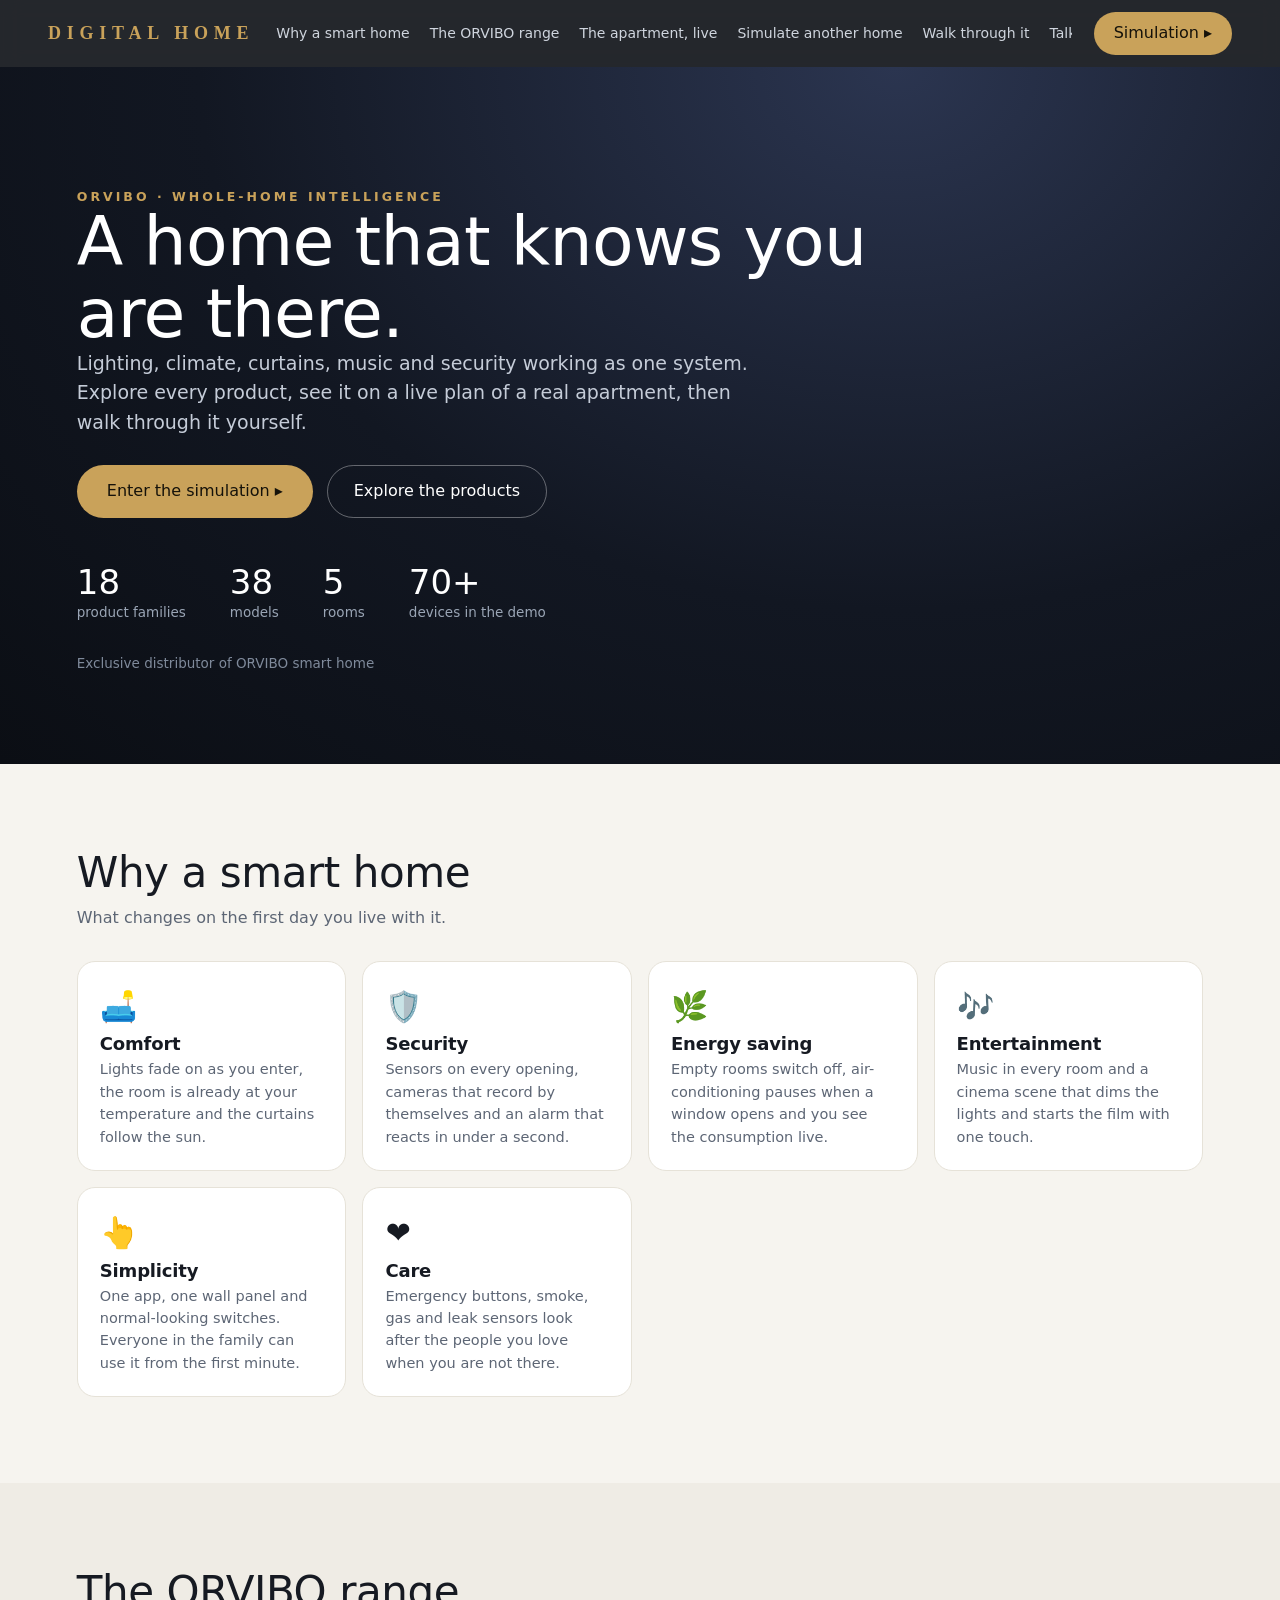
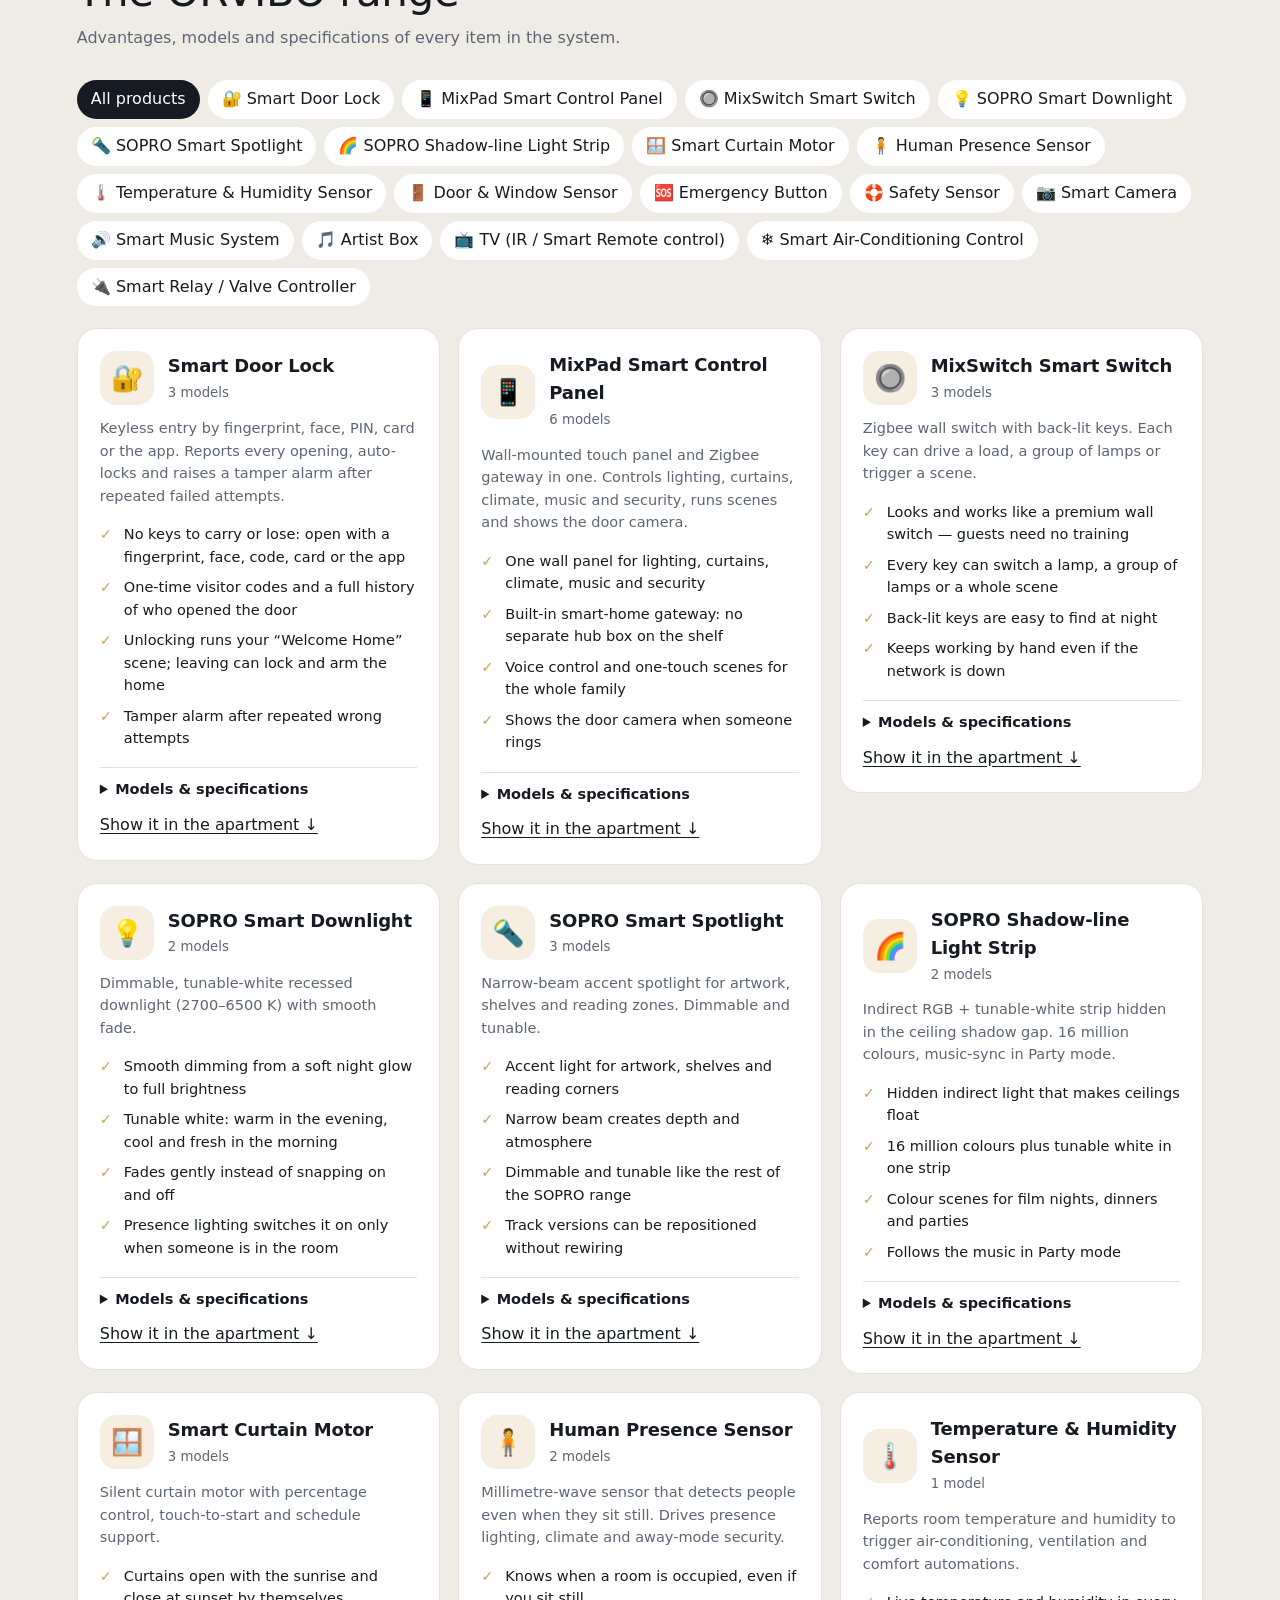
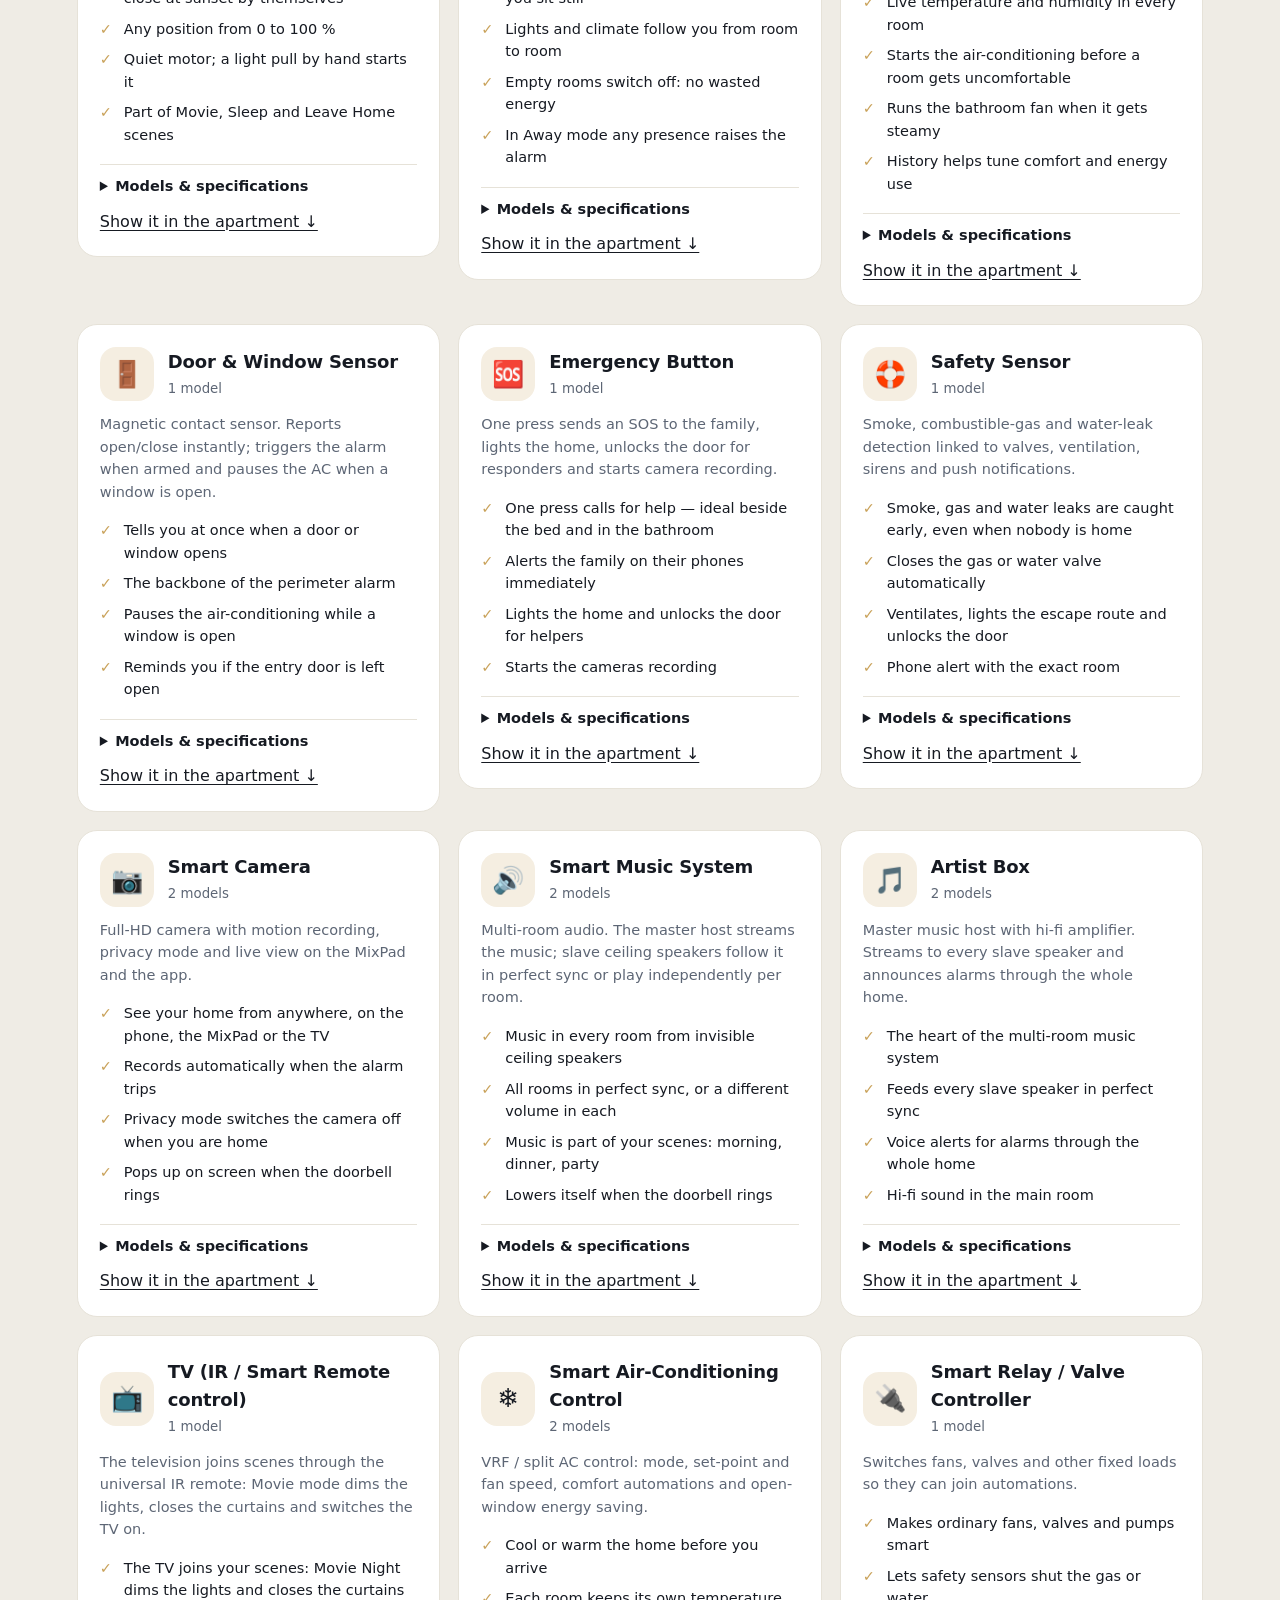
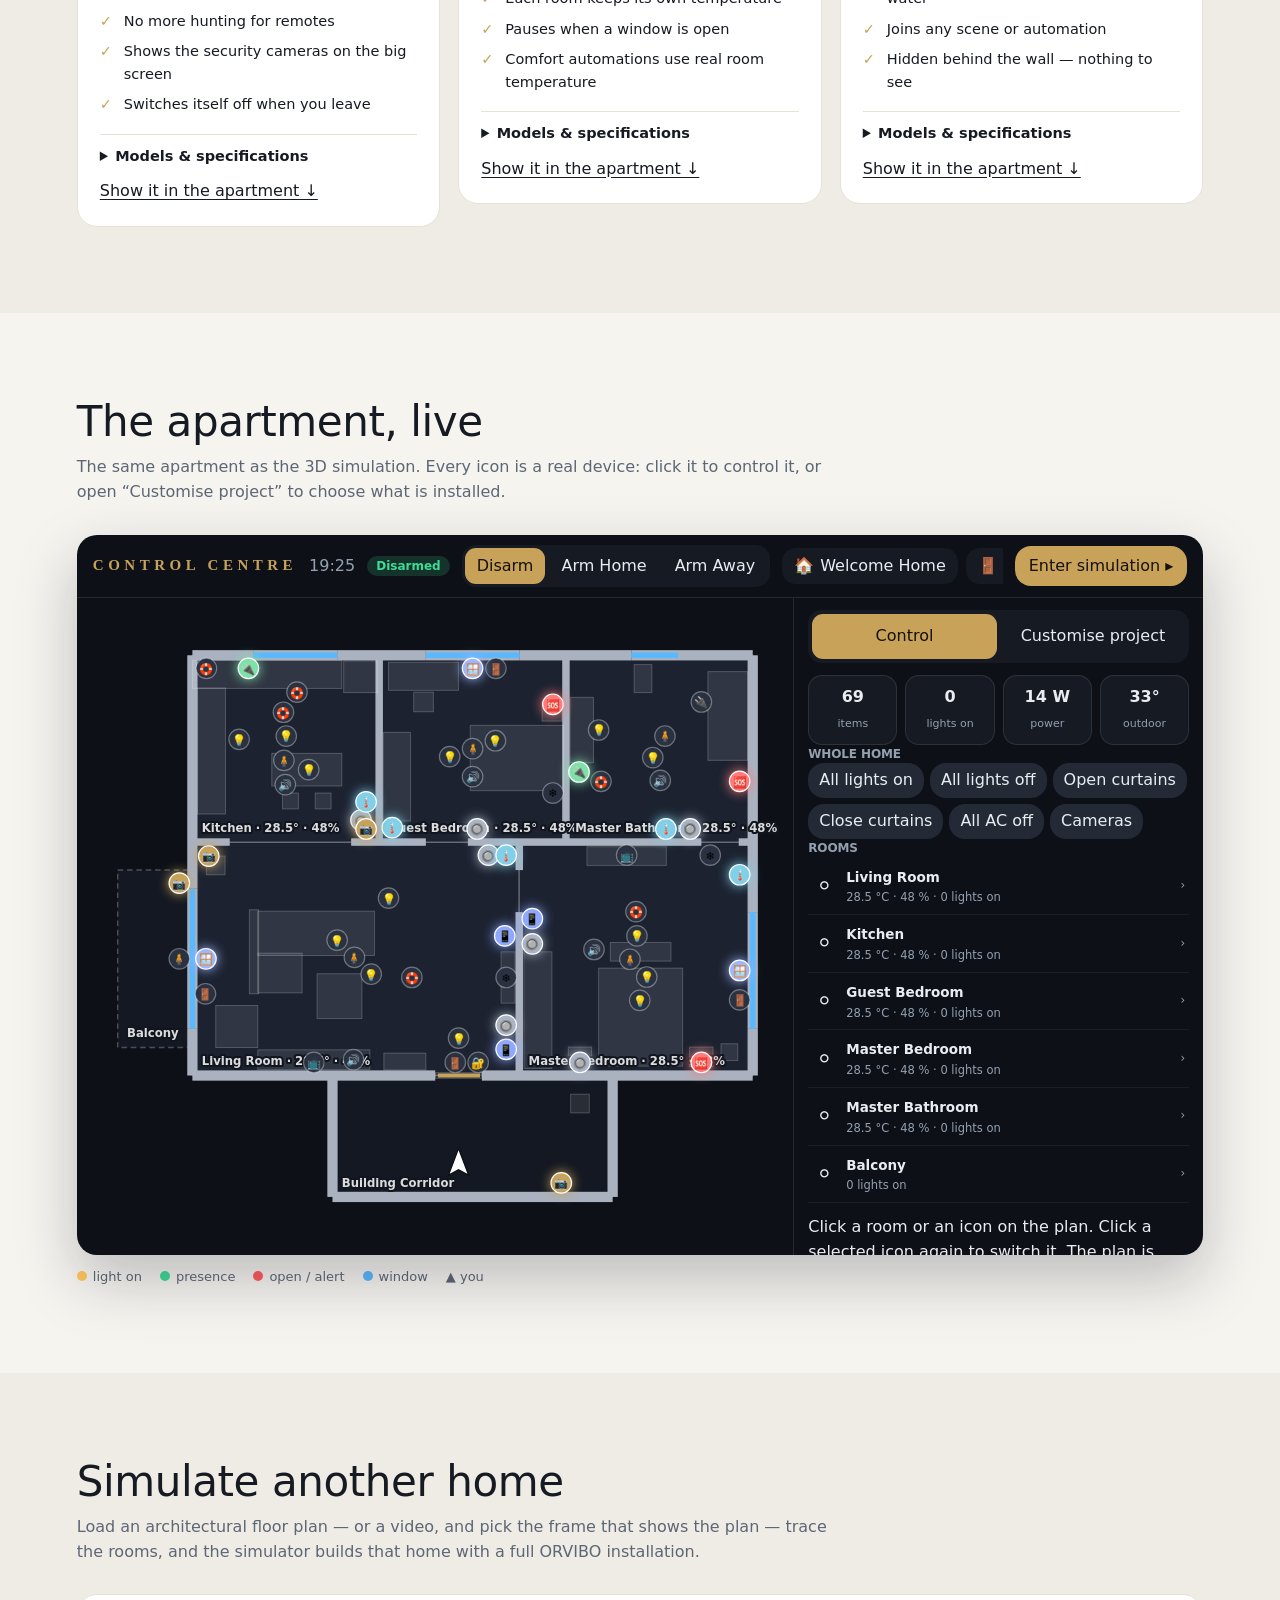
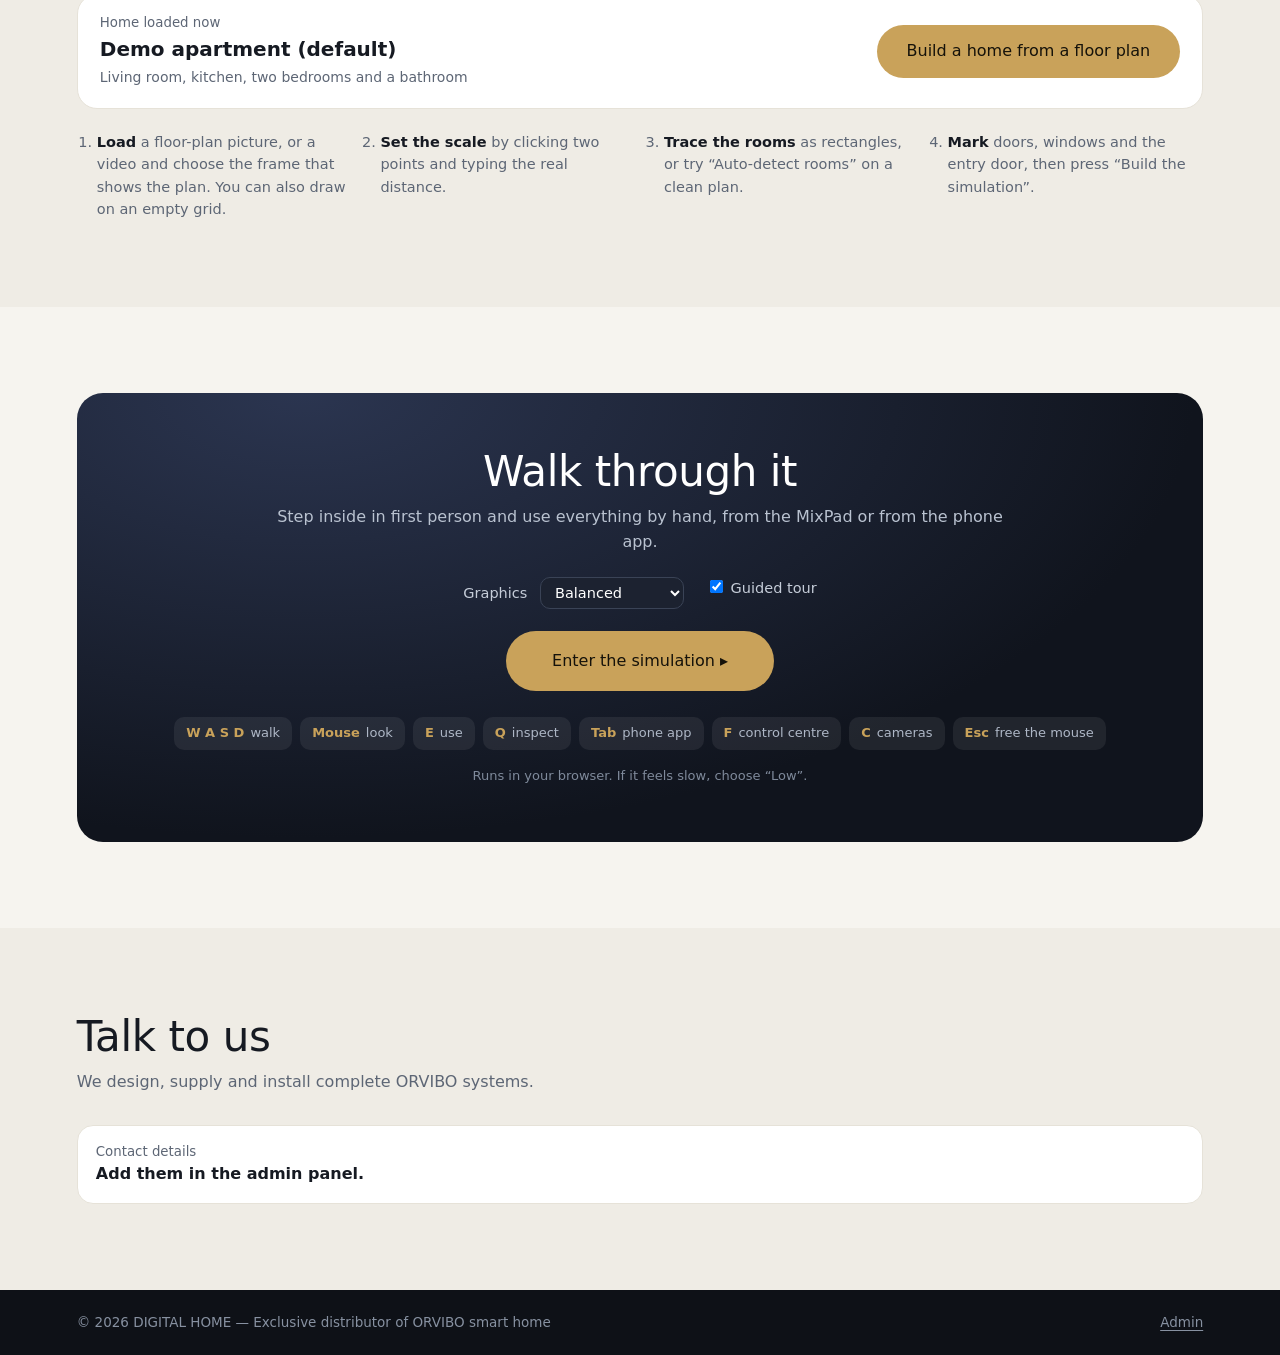
<file: index.html>
<!doctype html>
<html lang="en">
<head>
<meta charset="utf-8">
<meta name="viewport" content="width=device-width, initial-scale=1, viewport-fit=cover">
<meta name="theme-color" content="#0e1117">
<meta name="mobile-web-app-capable" content="yes">
<meta name="apple-mobile-web-app-capable" content="yes">
<title>Digital Home · ORVIBO Smart Home</title>
<meta name="description" content="Digital Home — exclusive ORVIBO distributor. Explore the products, see every device on a live plan of a smart apartment and walk through it in a 3D simulation.">
<link rel="icon" href="favicon.png">
<link rel="stylesheet" href="css/style.css">
<link rel="stylesheet" href="css/site.css">
<script type="importmap">
{ "imports": { "three": "./vendor/three.module.js", "three/addons/": "./vendor/addons/", "three/examples/jsm/": "./vendor/addons/", "three-mesh-bvh": "./vendor/three-mesh-bvh.module.js", "three-gpu-pathtracer": "./vendor/three-gpu-pathtracer.module.js" } }
</script>
</head>
<body>
<!-- ============ website (rendered by js/site.js from the editable configuration) ============ -->
<div id="site"></div>
<div id="admin" class="hidden"></div>
<div id="builder" class="hidden"></div>

<!-- ============ live 2D diagram / Control Centre (shared by the website and the simulator) ============ -->
<div id="plan" class="hidden"><div id="plan-top"></div><div id="plan-main"><div id="plan-map"><div class="plan-wait">Preparing the apartment…</div></div><div id="plan-side"></div></div></div>

<!-- ============ 3D simulator ============ -->
<div id="sim" class="hidden">
  <canvas id="c"></canvas>
  <div id="sim-loading" class="hidden"><div><b>Preparing the 3D apartment…</b><span>This takes a few seconds the first time.</span></div></div>
  <div id="hud" class="hidden">
    <div id="status"></div>
    <button id="exit-sim" title="Back to the website">⌂ Exit simulation</button>
    <div id="crosshair"></div>
    <div id="prompt"></div>
    <div id="quests"></div>
    <canvas id="minimap" width="250" height="215"></canvas>
    <div id="keys"><b>WASD</b> move · <b>Shift</b> run · <b>E</b> use · <b>Q</b> inspect / choose model · <b>Tab</b> phone app · <b>F</b> control centre · <b>C</b> cameras · <b>P</b> ray-traced photo · <b>X</b> disarm · <b>H</b> help · <b>Esc</b> free the mouse</div>
    <div id="alarm" class="hidden"></div>
    <div id="pip" class="hidden"><div id="pip-label"></div><div id="pip-btns"></div></div>
    <div id="touch">
      <div id="stick"><div id="knob"></div></div>
      <button data-t="use">USE</button><button data-t="info">INFO</button><button data-t="app">APP</button><button data-t="cam">CAM</button><button data-t="map">MAP</button>
    </div>
  </div>
  <div id="cctv" class="hidden">
    <div id="cctv-bar"><span>● LIVE · ORVIBO Smart Cameras</span><button id="cctv-close">Close (C)</button></div>
  </div>
  <div id="device" class="hidden"><div id="frame"><div id="notch"></div><div id="app"></div><div id="tabs"></div></div><button id="device-close">Close (Tab)</button></div>
  <div id="lockui" class="hidden"></div>
  <div id="inspect" class="hidden"></div>
  <div id="help" class="hidden"></div>
  <div id="photo" class="hidden"><b>RAY-TRACED PHOTO MODE</b><span id="photo-s">Preparing…</span><small>Path tracing with global illumination, soft shadows and true reflections. The image refines the longer you wait. Press P or Esc to return.</small></div>
</div>
<div id="toasts"></div>
<script type="module" src="js/site.js"></script>
</body>
</html>
</file>
<file: css/style.css>
:root { --gold: #c9a25a; --bg: #0d1117; --panel: rgba(16, 20, 28, .82); --line: rgba(255, 255, 255, .1); --txt: #e9edf2; --mut: #94a0b0; --ok: #3ddc97; --warn: #ffb347; --bad: #ff4d4d; --blue: #4aa8ff; }
* { box-sizing: border-box; -webkit-tap-highlight-color: transparent; }
html, body { margin: 0; }
body { font: 14px/1.4 system-ui, -apple-system, "Segoe UI", Roboto, Arial, sans-serif; }
html.in-sim, html.in-sim body { height: 100%; overflow: hidden; background: #05070c; }
#sim, #plan, #toasts { color: var(--txt); user-select: none; }
#sim { position: fixed; inset: 0; z-index: 100; background: #05070c; }
canvas#c { position: fixed; inset: 0; width: 100%; height: 100%; display: block; }
.hidden { display: none !important; }
button { font: inherit; color: inherit; cursor: pointer; border: 0; }

/* ---------- start ---------- */
#start { position: fixed; inset: 0; display: grid; place-items: center; background: radial-gradient(ellipse at 50% 30%, rgba(30, 40, 60, .55), rgba(4, 6, 10, .93)); z-index: 50; padding: 16px; }
.start-card { max-width: 620px; padding: 34px 38px; background: var(--panel); border: 1px solid var(--line); border-radius: 22px; backdrop-filter: blur(14px); text-align: center; box-shadow: 0 30px 80px rgba(0, 0, 0, .6); }
.brand { letter-spacing: .42em; color: var(--gold); font: 600 22px Georgia, serif; }
.start-card .sub { color: var(--mut); margin-top: 4px; }
.start-card h1 { font: 300 40px/1.1 system-ui; margin: 18px 0 10px; }
.start-card p { color: #c5ccd6; margin: 0 0 18px; }
.grid { display: grid; grid-template-columns: repeat(3, 1fr); gap: 8px; margin-bottom: 22px; }
.grid div { background: rgba(255, 255, 255, .05); border-radius: 10px; padding: 8px; }
.grid b { display: block; color: var(--gold); } .grid span { color: var(--mut); font-size: 12px; }
#enter { background: var(--gold); color: #15120a; font-weight: 700; font-size: 17px; padding: 14px 44px; border-radius: 40px; transition: .2s; }
#enter:disabled { opacity: .5; } #enter:not(:disabled):hover { transform: scale(1.04); filter: brightness(1.1); }
.chk { display: block; margin-top: 14px; color: var(--mut); } .fine { margin-top: 10px; font-size: 12px; color: #6f7a88; }

/* ---------- HUD ---------- */
#hud { position: fixed; inset: 0; pointer-events: none; z-index: 10; }
#status { position: absolute; left: 16px; top: 14px; background: var(--panel); border: 1px solid var(--line); border-radius: 14px; padding: 10px 14px; backdrop-filter: blur(8px); min-width: 230px; }
#status .room { font-size: 17px; font-weight: 600; } #status .row { color: var(--mut); font-size: 13px; margin-top: 2px; }
.chip { display: inline-block; padding: 1px 9px; border-radius: 20px; font-size: 12px; font-weight: 600; background: rgba(255, 255, 255, .1); }
.chip.ok { background: rgba(61, 220, 151, .16); color: var(--ok); } .chip.warn { background: rgba(255, 179, 71, .16); color: var(--warn); } .chip.bad { background: rgba(255, 77, 77, .2); color: var(--bad); }
#crosshair { position: absolute; left: 50%; top: 50%; width: 6px; height: 6px; margin: -3px; border-radius: 50%; background: rgba(255, 255, 255, .75); box-shadow: 0 0 0 1px rgba(0, 0, 0, .5); transition: .12s; }
#crosshair.hot { width: 18px; height: 18px; margin: -9px; background: transparent; border: 2px solid var(--gold); }
#prompt { position: absolute; left: 50%; top: calc(50% + 34px); transform: translateX(-50%); background: var(--panel); border: 1px solid var(--line); padding: 7px 14px; border-radius: 10px; white-space: nowrap; opacity: 0; transition: opacity .12s; }
#prompt.on { opacity: 1; } #prompt b { color: var(--gold); margin-right: 6px; } #prompt i { color: var(--mut); font-style: normal; margin-left: 10px; font-size: 12px; }
#keys { position: absolute; left: 50%; bottom: 12px; transform: translateX(-50%); color: #aab3c0; font-size: 12px; background: rgba(8, 10, 14, .55); padding: 5px 14px; border-radius: 20px; white-space: nowrap; }
#keys b { color: #fff; }
#minimap { position: absolute; left: 16px; bottom: 14px; border-radius: 14px; background: var(--panel); border: 1px solid var(--line); }
#quests { position: absolute; right: 16px; bottom: 14px; width: 250px; background: var(--panel); border: 1px solid var(--line); border-radius: 14px; padding: 12px 14px; }
#quests h4 { margin: 0 0 6px; color: var(--gold); font-size: 12px; letter-spacing: .12em; } #quests .q { font-size: 13px; padding: 3px 0; color: #cfd6df; } #quests .q.done { color: #5d6875; text-decoration: line-through; }
#quests .q::before { content: "○ "; color: var(--gold); } #quests .q.done::before { content: "✓ "; color: var(--ok); }
#toasts { position: fixed; z-index: 140; pointer-events: none; right: 16px; top: 14px; width: 320px; display: flex; flex-direction: column; gap: 8px; }
body.haspip #toasts { top: 250px; }
.toast { background: var(--panel); border: 1px solid var(--line); border-left: 4px solid var(--blue); border-radius: 12px; padding: 9px 12px; backdrop-filter: blur(8px); animation: tin .25s; }
.toast.ok { border-left-color: var(--ok); } .toast.warn { border-left-color: var(--warn); } .toast.alarm { border-left-color: var(--bad); background: rgba(70, 10, 10, .85); }
.toast b { display: block; } .toast span { color: #b8c1cd; font-size: 12.5px; }
@keyframes tin { from { transform: translateX(30px); opacity: 0; } }
#alarm { position: absolute; left: 50%; top: 14px; transform: translateX(-50%); background: rgba(190, 20, 20, .92); padding: 10px 26px; border-radius: 12px; text-align: center; animation: pulse .7s infinite alternate; pointer-events: auto; }
#alarm b { font-size: 18px; letter-spacing: .06em; } #alarm small { display: block; opacity: .9; }
#alarm button { margin-top: 6px; background: #fff; color: #a01010; font-weight: 700; padding: 5px 16px; border-radius: 20px; }
@keyframes pulse { to { box-shadow: 0 0 0 9999px rgba(255, 0, 0, .08), 0 0 40px rgba(255, 40, 40, .9); } }
#pip { position: absolute; right: 16px; top: 14px; width: 384px; height: 216px; border: 2px solid var(--gold); border-radius: 6px; pointer-events: auto; }
#pip-label { position: absolute; left: 8px; top: 6px; font: 600 12px monospace; text-shadow: 0 1px 2px #000; }
#pip-btns { position: absolute; left: 0; right: 0; bottom: 6px; display: flex; gap: 6px; justify-content: center; }
#pip-btns button { background: rgba(10, 12, 16, .8); border: 1px solid var(--line); padding: 4px 12px; border-radius: 16px; font-size: 12px; } #pip-btns button.pri { background: var(--gold); color: #15120a; font-weight: 700; }
#touch { display: none; }
body.touch #touch { display: block; } body.touch #keys { display: none; }
#stick { position: absolute; left: 24px; bottom: 240px; width: 120px; height: 120px; border-radius: 50%; background: rgba(255, 255, 255, .08); border: 1px solid var(--line); pointer-events: auto; }
#knob { position: absolute; left: 35px; top: 35px; width: 50px; height: 50px; border-radius: 50%; background: rgba(255, 255, 255, .3); }
#touch button { position: absolute; right: 20px; width: 64px; height: 64px; border-radius: 50%; background: rgba(201, 162, 90, .85); color: #15120a; font-weight: 700; pointer-events: auto; }
#touch button[data-t=use] { bottom: 30px; right: 100px; width: 78px; height: 78px; } #touch button[data-t=info] { bottom: 30px; } #touch button[data-t=app] { bottom: 110px; } #touch button[data-t=cam] { bottom: 120px; right: 100px; }

/* ---------- CCTV ---------- */
#cctv { position: fixed; inset: 0; z-index: 20; display: grid; grid-template-columns: 1fr 1fr; grid-template-rows: 1fr 1fr; }
#cctv.single { grid-template-columns: 1fr; grid-template-rows: 1fr; } #cctv.single .cam:not(.sel) { display: none; }
#cctv .cam { border: 1px solid #000; position: relative; cursor: pointer; font: 600 14px monospace; text-shadow: 0 1px 3px #000; padding: 10px 14px; background: repeating-linear-gradient(0deg, transparent 0 3px, rgba(0, 0, 0, .05) 3px 4px); }
#cctv .cam .rec { color: var(--bad); margin-left: 10px; animation: blink 1s steps(2) infinite; } #cctv .cam .ts { position: absolute; right: 14px; bottom: 40px; }
#cctv .cam.off { background: #101216; display: grid; place-items: center; color: var(--mut); }
@keyframes blink { 50% { opacity: 0; } }
#cctv-bar { position: absolute; left: 0; right: 0; bottom: 0; height: 34px; background: rgba(5, 7, 10, .85); display: flex; justify-content: space-between; align-items: center; padding: 0 14px; color: var(--ok); font: 12px monospace; }
#cctv-bar button { background: var(--gold); color: #15120a; border-radius: 14px; padding: 3px 14px; font-weight: 700; }

/* ---------- phone / MixPad ---------- */
#device { position: fixed; inset: 0; z-index: 30; display: grid; place-items: center; background: rgba(4, 6, 10, .45); backdrop-filter: blur(3px); }
#frame { width: min(400px, calc(var(--sw) * .96)); height: min(800px, calc(var(--sh) * .94)); background: #0c0f15; border: 9px solid #1c1f26; border-radius: 44px; display: flex; flex-direction: column; overflow: hidden; box-shadow: 0 30px 90px rgba(0, 0, 0, .7), 0 0 0 2px #333842; position: relative; }
#device.mixpad #frame { width: min(1000px, calc(var(--sw) * .96)); height: min(620px, calc(var(--sh) * .9)); border-radius: 18px; border-width: 14px; border-color: #15171c; }
#notch { position: absolute; top: 0; left: 50%; transform: translateX(-50%); width: 120px; height: 22px; background: #1c1f26; border-radius: 0 0 14px 14px; z-index: 2; } #device.mixpad #notch { display: none; }
#device-close { position: fixed; top: 14px; right: 16px; background: var(--panel); border: 1px solid var(--line); padding: 8px 16px; border-radius: 20px; }
#app { flex: 1; overflow-y: auto; padding: 34px 16px 16px; scrollbar-width: thin; } #device.mixpad #app { padding-top: 16px; }
#device.mixpad #app .cols { columns: 2; column-gap: 14px; } #device.mixpad .card { break-inside: avoid; }
#tabs { display: flex; border-top: 1px solid var(--line); background: #10141b; }
#tabs button { flex: 1; background: none; padding: 9px 0 11px; color: var(--mut); font-size: 11px; } #tabs button span { display: block; font-size: 19px; } #tabs button.on { color: var(--gold); }
#app h2 { font: 600 21px system-ui; margin: 4px 0 2px; } #app h3 { font-size: 12px; letter-spacing: .12em; color: var(--mut); margin: 18px 0 8px; text-transform: uppercase; }
#app .mut { color: var(--mut); font-size: 12.5px; }
.card { background: #151a23; border: 1px solid var(--line); border-radius: 16px; padding: 12px 14px; margin-bottom: 10px; }
.card.alarm { background: #4a1010; border-color: #a02020; }
.row { display: flex; align-items: center; gap: 10px; margin: 6px 0; } .row > .g { flex: 1; min-width: 0; } .row label { width: 92px; color: var(--mut); font-size: 12.5px; flex: none; }
.row b { font-weight: 600; } .row small { display: block; color: var(--mut); font-size: 12px; white-space: nowrap; overflow: hidden; text-overflow: ellipsis; }
input[type=range] { flex: 1; accent-color: var(--gold); height: 22px; min-width: 0; }
.sw { width: 46px; height: 26px; border-radius: 14px; background: #3a414d; position: relative; flex: none; transition: .2s; }
.sw::after { content: ""; position: absolute; left: 3px; top: 3px; width: 20px; height: 20px; border-radius: 50%; background: #fff; transition: .2s; } .sw.on { background: var(--gold); } .sw.on::after { left: 23px; }
.sw:disabled { opacity: .4; }
.chips { display: flex; flex-wrap: wrap; gap: 6px; flex: 1; }
.chips button, .btn { background: #232a36; border: 1px solid var(--line); padding: 5px 11px; border-radius: 16px; font-size: 12.5px; }
.chips button.on { background: var(--gold); color: #15120a; font-weight: 700; border-color: transparent; }
.btn.pri { background: var(--gold); color: #15120a; font-weight: 700; } .btn.bad { background: #b02020; } .btn.wide { display: block; width: 100%; padding: 10px; margin-top: 6px; border-radius: 12px; }
.swatch { width: 26px; height: 26px; border-radius: 50%; border: 2px solid rgba(255, 255, 255, .25); padding: 0; } .swatch.on { border-color: #fff; box-shadow: 0 0 0 2px var(--gold); }
.scenes { display: grid; grid-template-columns: repeat(auto-fill, minmax(104px, 1fr)); gap: 8px; }
.scenes button { background: linear-gradient(145deg, #1b2230, #151a23); border: 1px solid var(--line); border-radius: 16px; padding: 12px 6px; text-align: center; } .scenes button span { display: block; font-size: 24px; margin-bottom: 3px; }
.scenes button:hover, .chips button:hover, .btn:hover { filter: brightness(1.25); }
.stat { display: grid; grid-template-columns: repeat(4, 1fr); gap: 8px; } .stat div { background: #151a23; border: 1px solid var(--line); border-radius: 14px; padding: 9px 6px; text-align: center; } .stat b { display: block; font-size: 16px; } .stat span { font-size: 11px; color: var(--mut); }
.log { font-size: 12.5px; color: #c2cad5; padding: 4px 0; border-bottom: 1px solid rgba(255, 255, 255, .05); } .log i { color: var(--mut); font-style: normal; margin-right: 8px; font-family: monospace; } .log.alarm { color: #ff8a8a; } .log.warn { color: var(--warn); }
.seg { display: flex; background: #151a23; border-radius: 14px; padding: 4px; gap: 4px; } .seg button { flex: 1; padding: 10px 4px; border-radius: 11px; background: none; } .seg button.on { background: var(--gold); color: #15120a; font-weight: 700; }
select, input[type=text] { background: #232a36; color: var(--txt); border: 1px solid var(--line); border-radius: 10px; padding: 7px 8px; font: inherit; flex: 1; min-width: 0; user-select: text; }
.np { text-align: center; padding: 16px; background: linear-gradient(160deg, #2a2233, #162030); } .np .disc { width: 96px; height: 96px; border-radius: 50%; margin: 0 auto 10px; background: conic-gradient(#c9a25a, #7d8f7a, #b8683f, #c9a25a); display: grid; place-items: center; } .np .disc.spin { animation: spin 6s linear infinite; } .np .disc::after { content: ""; width: 26px; height: 26px; background: #151a23; border-radius: 50%; }
@keyframes spin { to { transform: rotate(360deg); } }
.np .ctl button { background: none; font-size: 26px; margin: 0 10px; }
.badge { font-size: 10px; padding: 1px 7px; border-radius: 8px; background: var(--gold); color: #15120a; font-weight: 700; margin-left: 6px; } .badge.s { background: #3a414d; color: #cfd6df; }

/* ---------- lock & inspect ---------- */
#lockui, #inspect, #help { position: fixed; inset: 0; z-index: 35; display: grid; place-items: center; background: rgba(4, 6, 10, .5); backdrop-filter: blur(3px); }
.modal { width: min(440px, calc(var(--sw) * .94)); max-height: calc(var(--sh) * .92); overflow: auto; background: var(--panel); border: 1px solid var(--line); border-radius: 20px; padding: 20px 22px; backdrop-filter: blur(12px); }
.modal h2 { margin: 0 0 2px; font-size: 20px; } .modal .mut { color: var(--mut); font-size: 13px; }
.keypad { display: grid; grid-template-columns: repeat(3, 1fr); gap: 8px; margin: 12px 0; } .keypad button { background: #1b2230; border: 1px solid var(--line); border-radius: 12px; padding: 12px 0; font-size: 18px; }
.pin { letter-spacing: .5em; font: 22px monospace; text-align: center; height: 30px; color: var(--blue); }
.lockopts { display: grid; grid-template-columns: 1fr 1fr; gap: 8px; } .lockopts button { background: #1b2230; border: 1px solid var(--line); border-radius: 12px; padding: 12px 6px; } .lockopts button span { display: block; font-size: 22px; }
.model { display: flex; gap: 10px; align-items: center; padding: 9px 12px; border: 1px solid var(--line); border-radius: 12px; margin-top: 6px; background: #151a23; width: 100%; text-align: left; } .model.on { border-color: var(--gold); background: rgba(201, 162, 90, .12); } .model small { display: block; color: var(--mut); }
.kv { display: flex; justify-content: space-between; padding: 4px 0; border-bottom: 1px solid rgba(255, 255, 255, .06); font-size: 13px; } .kv span { color: var(--mut); }
@media (max-width: 900px) { #quests { display: none; } #keys { display: none; } #minimap { width: 150px; height: 129px; } #toasts { width: 240px; } #pip { width: 256px; height: 144px; } body.haspip #toasts { top: 170px; } }

#hud.clean #status, #hud.clean #quests, #hud.clean #minimap, #hud.clean #keys, #hud.clean #crosshair, #hud.clean #prompt { display: none; }

#photo { position: fixed; left: 50%; bottom: 22px; transform: translateX(-50%); z-index: 40; background: var(--panel); border: 1px solid var(--gold); border-radius: 14px; padding: 10px 20px; text-align: center; max-width: 560px; }
#photo b { color: var(--gold); letter-spacing: .14em; font-size: 12px; display: block; } #photo span { font-size: 17px; display: block; margin: 2px 0; } #photo small { color: var(--mut); }

/* ---------- phone app: light ORVIBO-Home-style skin ---------- */
.hdr { display: flex; align-items: center; gap: 8px; margin: 2px 0 10px; } .hdr b { font-size: 19px; } .hdr .mut { flex: 1; }
.hdr .plus, .hdr .back { width: 32px; height: 32px; border-radius: 50%; background: rgba(127,127,127,.15); font-size: 18px; line-height: 1; }
.env { display: grid; grid-template-columns: repeat(4, 1fr); border-radius: 16px; padding: 12px 4px; text-align: center; background: linear-gradient(135deg, #3d7bff, #6aa6ff); color: #fff; margin-bottom: 10px; }
.env b { display: block; font-size: 16px; } .env span { font-size: 11px; opacity: .85; }
.secrow { display: flex; align-items: center; gap: 6px; padding: 10px 12px; border-radius: 16px; background: #151a23; border: 1px solid var(--line); }
.secrow .g { flex: 1; } .secrow button { padding: 6px 10px; border-radius: 14px; background: rgba(127,127,127,.16); font-size: 12px; } .secrow button.on { background: var(--acc, var(--gold)); color: #fff; font-weight: 700; }
.hscroll { display: flex; gap: 8px; overflow-x: auto; padding-bottom: 6px; scrollbar-width: none; } .hscroll::-webkit-scrollbar { display: none; }
.pill { flex: none; padding: 9px 14px; border-radius: 14px; background: #151a23; border: 1px solid var(--line); white-space: nowrap; } .pill span { margin-right: 6px; }
.rooms { margin: 14px 0 8px; gap: 16px; } .rooms button { flex: none; background: none; color: var(--mut); font-size: 15px; padding: 2px 0 6px; border-bottom: 3px solid transparent; white-space: nowrap; } .rooms button.on { color: inherit; font-weight: 700; border-color: var(--acc, var(--gold)); }
.tiles { display: grid; grid-template-columns: 1fr 1fr; gap: 10px; } #device.mixpad .tiles { grid-template-columns: repeat(4, 1fr); }
.tile { position: relative; background: #151a23; border: 1px solid var(--line); border-radius: 18px; padding: 12px; min-height: 104px; cursor: pointer; }
.tile .ti { font-size: 26px; filter: grayscale(1) opacity(.55); } .tile.on .ti { filter: none; } .tile b { display: block; margin-top: 8px; font-size: 13.5px; } .tile small { color: var(--mut); font-size: 11.5px; }
.tile .sw { position: absolute; right: 10px; top: 12px; transform: scale(.82); }
.hero { text-align: center; padding: 14px 0 12px; } .hero div { font-size: 64px; } .hero small { color: var(--mut); }
.me { display: flex; gap: 12px; align-items: center; margin: 4px 0 8px; } .me .av { width: 54px; height: 54px; border-radius: 50%; display: grid; place-items: center; background: var(--acc, var(--gold)); color: #fff; font-weight: 700; } .me small { display: block; color: var(--mut); }
#device.phone { --acc: #3d7bff; --gold: #3d7bff; --txt: #1d2330; --mut: #7d8796; --line: #e7e9ee; color: #1d2330; }
#device.phone #frame { background: #f3f5f8; } #device.phone #tabs { background: #fff; } #device.phone #tabs button { color: #9aa3b0; } #device.phone #tabs button.on { color: #3d7bff; }
#device.phone .card, #device.phone .tile, #device.phone .pill, #device.phone .secrow, #device.phone .stat div, #device.phone .seg, #device.phone .scenes button, #device.phone .model { background: #fff; border-color: #e7e9ee; box-shadow: 0 2px 8px rgba(20, 30, 60, .04); }
#device.phone .card.alarm { background: #ffe9e9; border-color: #ffb3b3; color: #a01010; }
#device.phone .chips button, #device.phone .btn, #device.phone select, #device.phone input[type=text] { background: #eef1f5; border-color: #e1e5ea; color: #1d2330; }
#device.phone .chips button.on, #device.phone .btn.pri, #device.phone .seg button.on { background: #3d7bff; color: #fff; } #device.phone .btn.bad { background: #e23c3c; color: #fff; }
#device.phone .sw { background: #cfd5dd; } #device.phone .sw.on { background: #3d7bff; } #device.phone input[type=range] { accent-color: #3d7bff; }
#device.phone .log { color: #3a4352; border-color: #eef0f3; } #device.phone .log.alarm { color: #d02020; } #device.phone .kv { border-color: #eef0f3; }
#device.phone .np { background: linear-gradient(160deg, #2a2233, #162030); color: #fff; } #device.phone .np .ctl button { color: #fff; } #device.phone .np .mut, #device.phone .np label { color: #b8c1cd; }
#device.phone .chip { background: #eef1f5; } #device.phone .badge.s { background: #e1e5ea; color: #4a5565; } #device.phone .swatch.on { border-color: #1d2330; }

/* ---------- phone docked on the right so the apartment stays visible ---------- */
#device.phone { background: none; backdrop-filter: none; place-items: center end; padding-right: 20px; pointer-events: none; }
#device.phone #frame { pointer-events: auto; width: min(372px, calc(var(--sw) * .96)); height: min(760px, calc(var(--sh) * .95)); }
#device.phone #device-close { pointer-events: auto; right: 410px; }
body.phone-open #quests { display: none; } body.phone-open #toasts, body.phone-open #pip { right: 412px; }
@media (max-width: 900px) { #device.phone { place-items: center; padding-right: 0; } #device.phone #device-close { right: 16px; } body.phone-open #toasts, body.phone-open #pip { right: 16px; } }
#touch button[data-t=map] { bottom: 200px; }

/* ---------- Control Centre ---------- */
#plan { position: fixed; inset: 0; z-index: 30; display: flex; flex-direction: column; background: rgba(9, 12, 18, .93); backdrop-filter: blur(6px); }
#plan-top { display: flex; align-items: center; gap: 12px; padding: 10px 16px; border-bottom: 1px solid var(--line); flex: none; }
#plan-top .brand { font-size: 15px; letter-spacing: .3em; white-space: nowrap; } #plan-top .seg { flex: none; padding: 3px; } #plan-top .seg button { padding: 6px 12px; white-space: nowrap; }
#plan-top .hscroll { flex: 1; min-width: 0; padding: 0; } #plan-top .pill { padding: 6px 12px; } #plan-top .btn { white-space: nowrap; padding: 8px 14px; } #plan-top .mut { color: var(--mut); white-space: nowrap; }
#plan-main { flex: 1; display: flex; min-height: 0; }
#plan-map { flex: 1; min-width: 0; padding: 8px; display: grid; place-items: center; }
#plan-svg { width: 100%; height: 100%; max-height: calc(var(--sh) - 80px); } #plan-svg.adding { cursor: crosshair; }
#plan-side { width: min(410px, calc(var(--sw) * .42)); overflow-y: auto; padding: 12px 14px 20px; border-left: 1px solid var(--line); scrollbar-width: thin; }
#plan-side h3 { font-size: 12px; letter-spacing: .12em; color: var(--mut); margin: 16px 0 8px; text-transform: uppercase; }
.ptabs { margin-bottom: 12px; }
#plan-svg .room { fill: #1c2230; stroke: rgba(255, 255, 255, .25); stroke-width: .03; cursor: pointer; } #plan-svg .room.out { fill: #131822; stroke-dasharray: .12 .08; }
#plan-svg .room:hover { fill: #232b3c; } #plan-svg .room.occ { stroke: #3ddc97; stroke-width: .06; } #plan-svg .room.sel { stroke: var(--gold); stroke-width: .08; }
#plan-svg .glow { fill: #ffd28a; pointer-events: none; } #plan-svg .wall { fill: #aab2c0; pointer-events: none; } #plan-svg .furn { fill: rgba(255, 255, 255, .09); stroke: rgba(255, 255, 255, .22); stroke-width: .02; pointer-events: none; }
#plan-svg .rl { font: 600 .25px system-ui; fill: rgba(255, 255, 255, .85); pointer-events: none; paint-order: stroke; stroke: #10151e; stroke-width: .09px; stroke-linejoin: round; }
#plan-svg .win { stroke: #5ab8ff; stroke-width: .12; pointer-events: none; } #plan-svg .win.open { stroke: #ff5c5c; stroke-dasharray: .2 .15; }
#plan-svg .door { stroke: #c9a25a; stroke-width: .09; pointer-events: none; } #plan-svg .door.open { stroke: #ff5c5c; }
#plan-svg .dv { cursor: pointer; } #plan-svg .dv circle { fill: #2a3242; stroke: rgba(255, 255, 255, .35); stroke-width: .025; } #plan-svg .dv text { font-size: .24px; text-anchor: middle; dominant-baseline: central; pointer-events: none; }
#plan-svg .dv.on circle { fill: var(--c); stroke: #fff; filter: drop-shadow(0 0 .12px var(--c)); } #plan-svg .dv.alert circle { fill: #ff3b3b; animation: blink 1s steps(2) infinite; }
#plan-svg .dv.sel circle { stroke: var(--gold); stroke-width: .07; } #plan-svg .dv.ghost { opacity: .32; } #plan-svg .dv.ghost circle { stroke-dasharray: .08 .06; } #plan-svg .dv:hover circle { stroke: #fff; stroke-width: .05; }
#plan-svg .me { fill: #fff; stroke: #0d1117; stroke-width: .03; } #plan-svg .actor { fill: #ffb347; } #plan-svg .actor.intruder { fill: #ff2020; animation: blink .6s steps(2) infinite; }
.prow { display: flex; align-items: center; gap: 10px; padding: 7px 4px; border-bottom: 1px solid rgba(255, 255, 255, .06); cursor: pointer; } .prow:hover { background: rgba(255, 255, 255, .04); }
.prow .g { flex: 1; min-width: 0; } .prow b { font-weight: 600; font-size: 13.5px; } .prow small { display: block; color: var(--mut); font-size: 11.5px; } .prow .pi { font-size: 18px; width: 24px; text-align: center; }
.prow.off { opacity: .5; } .prow select { width: 100%; margin-top: 3px; padding: 3px 6px; font-size: 12px; } .prow .mut { color: var(--mut); font-size: 11.5px; }
#plan input[type=text] { width: 100%; }
@media (max-width: 900px) { #plan-main { flex-direction: column; } #plan-side { width: 100%; height: 46vh; border-left: 0; border-top: 1px solid var(--line); } #plan-top .hscroll { display: none; } }

/* ---------- live camera feeds inside the app ---------- */
.feeds { display: grid; grid-template-columns: 1fr 1fr; gap: 8px; margin-bottom: 8px; } #device.mixpad .feeds { grid-template-columns: repeat(4, 1fr); }
.feedbox { position: relative; border-radius: 12px; overflow: hidden; background: #0c0f14; cursor: pointer; line-height: 0; margin: 6px 0; }
.feedbox canvas { width: 100%; height: auto; display: block; } .feedbox span { position: absolute; left: 8px; top: 6px; font: 600 10.5px monospace; color: #fff; text-shadow: 0 1px 2px #000; line-height: 1.2; } .feedbox i { color: #ff4d4d; font-style: normal; }

/* ---------- simulator shell ---------- */
#exit-sim { position: absolute; left: 50%; top: 12px; transform: translateX(-50%); pointer-events: auto; background: var(--panel); border: 1px solid var(--line); color: var(--txt); padding: 6px 16px; border-radius: 20px; font-size: 12.5px; opacity: .75; } #exit-sim:hover { opacity: 1; border-color: var(--gold); }
#hud.clean #exit-sim { display: none; } #hud:has(#alarm:not(.hidden)) #exit-sim { top: 96px; }
#sim-loading { position: absolute; inset: 0; z-index: 5; display: grid; place-items: center; background: #05070c; text-align: center; } #sim-loading b { display: block; font-size: 20px; color: var(--gold); } #sim-loading span { color: var(--mut); }
#plan.embedded { position: relative; inset: auto; z-index: 1; height: min(80vh, 780px); min-height: 520px; border-radius: 20px; overflow: hidden; background: #0d1117; backdrop-filter: none; box-shadow: 0 24px 60px rgba(20, 24, 40, .25); }
#plan.embedded #plan-svg { max-height: 100%; } .plan-wait { color: var(--mut); }
html.in-sim #site, html.in-sim #admin { display: none; }

#plan:not(.embedded) { z-index: 130; }

#quests { bottom: 50px; }

/* ---------- every device: landscape simulator, touch layout, small screens ---------- */
:root { --sw: 100vw; --sh: 100vh; }
#sim { overscroll-behavior: none; -webkit-user-select: none; -webkit-touch-callout: none; }
canvas#c { touch-action: none; }
/* phone held upright: the whole simulator is turned so it is still landscape */
#sim.rot { inset: auto; top: 0; left: 0; width: var(--sw); height: var(--sh); transform-origin: 0 0; transform: translateX(var(--sh)) rotate(90deg); }
#hud { left: env(safe-area-inset-left, 0px); right: env(safe-area-inset-right, 0px); }
#plan-svg .dv circle.hit { fill: transparent !important; stroke: none !important; filter: none !important; animation: none !important; }
body.touch #quests { display: none; }
body.touch #exit-sim { padding: 9px 18px; opacity: .9; }
body.touch #device-close { padding: 11px 18px; }
body.touch .chips button, body.touch .btn { padding: 8px 13px; }
#sim #plan-main { min-height: 0; }
/* short screens (phones in landscape) */
#sim.compact #minimap { display: none; }
#sim.compact #status { padding: 6px 10px; min-width: 0; left: 10px; top: 8px; } #sim.compact #status .room { font-size: 14px; } #sim.compact #status .row { font-size: 11.5px; }
#sim.compact #exit-sim { top: 8px; }
#sim.compact #stick { left: 22px; bottom: 22px; }
#sim.compact #touch button { transform: scale(.86); transform-origin: bottom right; }
#sim.compact #touch button[data-t=map] { bottom: 190px; }
#sim.compact #pip { width: 220px; height: 124px; top: 8px; } body.haspip #sim.compact #toasts { top: 140px; }
#sim.compact #toasts { width: 250px; top: 8px; } #sim.compact .toast { padding: 6px 10px; font-size: 12.5px; }
#sim.compact #alarm { padding: 6px 16px; } #sim.compact #alarm b { font-size: 14px; }
#sim.compact #plan-top { padding: 6px 10px; gap: 8px; } #sim.compact #plan-top .brand, #sim.compact #plan-top .hscroll { display: none; } #sim.compact #plan-top .seg { flex: 1; }
#sim.compact #plan-main { flex-direction: row; } #sim.compact #plan-side { width: 46%; height: auto; border-left: 1px solid var(--line); border-top: 0; }
#sim.compact #plan-svg { max-height: calc(var(--sh) - 56px); }
#sim.compact #frame { border-width: 5px; border-radius: 26px; } #sim.compact #notch { display: none; } #sim.compact #app { padding-top: 14px; }
#sim.compact #cctv .cam { font-size: 11px; padding: 6px 8px; }
#sim.compact .modal { padding: 12px 14px; } #sim.compact .keypad button { padding: 7px 0; font-size: 16px; } #sim.compact .lockopts button { padding: 7px 4px; } #sim.compact .lockopts button span { display: inline; font-size: 16px; margin-right: 4px; }
#sim.compact .modal .keypad { grid-template-columns: repeat(6, 1fr); }
/* the embedded diagram on phones: plan on top (scrolls sideways), controls underneath */
@media (max-width: 900px) {
  #plan.embedded { height: auto; min-height: 0; }
  #plan.embedded #plan-map { overflow-x: auto; display: block; padding: 6px; -webkit-overflow-scrolling: touch; }
  #plan.embedded #plan-svg { width: 680px; height: 590px; max-height: none; display: block; }
  #plan.embedded #plan-side { height: auto; max-height: 70vh; }
  #plan.embedded #plan-top { flex-wrap: wrap; } #plan.embedded #plan-top .brand { display: none; } #plan.embedded #plan-top .seg { flex: 1 1 100%; order: 3; }
}

#device-close { color: #e9edf2; }
</file>
<file: css/site.css>
/* Website (catalogue, benefits, diagram section, admin). The simulator keeps its own styles in style.css. */
:root { --acc: #c9a25a; --ink: #161a22; --soft: #5d6675; --paper: #f6f4ef; --card: #fff; --edge: #e6e2d8; }
html { scroll-behavior: smooth; }
body { background: var(--paper); color: var(--ink); }
#site { font-size: 16px; line-height: 1.55; }
#site h1, #site h2, #site h3 { margin: 0; letter-spacing: -.01em; }
#site button, #admin button { font: inherit; cursor: pointer; border: 0; }
#site nav { position: sticky; top: 0; z-index: 20; display: flex; align-items: center; gap: 22px; padding: 12px clamp(16px, 4vw, 48px); background: rgba(14, 17, 23, .9); backdrop-filter: blur(10px); color: #fff; }
#site nav .brand { font: 600 18px Georgia, serif; letter-spacing: .32em; color: var(--acc); text-decoration: none; white-space: nowrap; }
#site nav .links { display: flex; gap: 20px; flex: 1; overflow-x: auto; scrollbar-width: none; } #site nav .links a { color: #cfd5de; text-decoration: none; font-size: 14px; white-space: nowrap; } #site nav .links a:hover { color: #fff; }
.navcta, .cta { background: var(--acc); color: #15120a; font-weight: 700; border-radius: 40px; padding: 9px 20px; white-space: nowrap; transition: .15s; } .cta { padding: 14px 30px; font-size: 16px; } .cta.big { padding: 18px 46px; font-size: 19px; }
.cta:not(:disabled):hover, .navcta:not(:disabled):hover { filter: brightness(1.08); transform: translateY(-1px); } .cta:disabled, .navcta:disabled { opacity: .55; cursor: default; }
#site header { background: radial-gradient(ellipse at 70% 0%, #2b3550 0%, #121722 55%, #0b0e14 100%); color: #fff; padding: clamp(56px, 10vw, 120px) clamp(16px, 6vw, 90px) clamp(48px, 8vw, 90px); }
.shero { max-width: 880px; } .kicker { color: var(--acc); letter-spacing: .24em; font-size: 12.5px; font-weight: 600; }
.shero h1 { font: 300 clamp(36px, 6vw, 68px)/1.05 system-ui, sans-serif; margin: 16px 0 18px; } .shero p { color: #c5ccd8; font-size: clamp(16px, 1.6vw, 19px); max-width: 680px; margin: 0 0 28px; }
.hbtn { display: flex; gap: 14px; flex-wrap: wrap; align-items: center; } .ghost { color: #fff; text-decoration: none; border: 1px solid rgba(255, 255, 255, .35); padding: 13px 26px; border-radius: 40px; } .ghost:hover { border-color: #fff; }
.hstat { display: flex; gap: clamp(18px, 4vw, 44px); flex-wrap: wrap; margin-top: 44px; } .hstat span { color: #9aa5b5; font-size: 13.5px; } .hstat b { display: block; color: #fff; font: 300 34px system-ui; }
.tag { margin-top: 30px; color: #7f8a9b; font-size: 13.5px; }
#site main section { padding: clamp(46px, 7vw, 86px) clamp(16px, 6vw, 90px); scroll-margin-top: 54px; } #site main section:nth-child(even) { background: #efece5; }
.shead { max-width: 760px; margin-bottom: 30px; } .shead h2 { font: 300 clamp(28px, 3.6vw, 42px)/1.1 system-ui; } .shead p { color: var(--soft); margin: 10px 0 0; }
.bgrid { display: grid; grid-template-columns: repeat(auto-fit, minmax(min(240px, 100%), 1fr)); gap: 16px; }
.bcard { background: var(--card); border: 1px solid var(--edge); border-radius: 18px; padding: 22px; } .bcard .bi { font-size: 30px; } .bcard h3 { font-size: 18px; margin: 10px 0 6px; } .bcard p { margin: 0; color: var(--soft); font-size: 14.5px; }
.pfilter { display: flex; gap: 8px; flex-wrap: wrap; margin-bottom: 22px; } .pfilter button { background: var(--card); border: 1px solid var(--edge); border-radius: 30px; padding: 7px 14px; font-size: 13.5px; color: var(--ink); } .pfilter button.on { background: var(--ink); color: #fff; border-color: var(--ink); }
.pgrid { display: grid; grid-template-columns: repeat(auto-fill, minmax(min(320px, 100%), 1fr)); gap: 18px; align-items: start; }
.pcard { background: var(--card); border: 1px solid var(--edge); border-radius: 20px; padding: 22px; } .pcard p { color: var(--soft); font-size: 14.5px; margin: 12px 0; }
.phead { display: flex; gap: 14px; align-items: center; } .pic { width: 54px; height: 54px; border-radius: 16px; display: grid; place-items: center; font-size: 26px; background: #f5efe2; background: color-mix(in srgb, var(--acc) 18%, #fff); flex: none; } .phead h3 { font-size: 18px; } .phead small { color: var(--soft); }
.adv { margin: 0 0 14px; padding: 0; list-style: none; } .adv li { position: relative; padding: 4px 0 4px 24px; font-size: 14.5px; } .adv li::before { content: "✓"; position: absolute; left: 0; color: var(--acc); font-weight: 700; }
.pcard details { border-top: 1px solid var(--edge); padding-top: 10px; } .pcard summary { cursor: pointer; font-weight: 600; font-size: 14.5px; }
.spec { width: 100%; border-collapse: collapse; margin: 10px 0; font-size: 13.5px; } .spec th { text-align: left; color: var(--soft); font-weight: 500; padding: 5px 10px 5px 0; vertical-align: top; width: 38%; } .spec td { padding: 5px 0; } .spec tr { border-bottom: 1px solid #f0ede6; }
.model1 { background: #faf8f4; border: 1px solid var(--edge); border-radius: 12px; padding: 10px 12px; margin-top: 8px; } .model1 b { display: block; font-size: 14.5px; } .model1 span { color: var(--soft); font-size: 13px; } .model1 .spec { margin: 6px 0 0; }
.link { background: none; color: var(--ink); text-decoration: underline; text-underline-offset: 3px; padding: 0; margin-top: 12px; font-size: 14px; } .link:hover { color: #000; }
.legend { display: flex; gap: 18px; flex-wrap: wrap; margin-top: 12px; color: var(--soft); font-size: 13px; } .legend i { display: inline-block; width: 10px; height: 10px; border-radius: 50%; margin-right: 6px; }
.simcard { background: radial-gradient(ellipse at 20% 0%, #2b3550, #10141d 70%); color: #fff; border-radius: 26px; padding: clamp(28px, 5vw, 56px); text-align: center; } .simcard .shead { margin: 0 auto 22px; } .simcard .shead p { color: #b9c2d0; }
.simopts { display: flex; gap: 22px; justify-content: center; flex-wrap: wrap; margin-bottom: 22px; color: #c5ccd8; font-size: 14.5px; } .simopts select { margin-left: 8px; background: #1c2230; color: #fff; border: 1px solid #3a4356; border-radius: 10px; padding: 6px 10px; font: inherit; }
.keys { display: flex; gap: 8px; flex-wrap: wrap; justify-content: center; margin-top: 26px; } .keys span { background: rgba(255, 255, 255, .07); border-radius: 10px; padding: 6px 12px; font-size: 13px; color: #aeb7c6; } .keys b { color: var(--acc); margin-right: 6px; }
.fine { color: #7f8a9b; font-size: 13px; margin: 16px 0 0; }
.contact { display: grid; grid-template-columns: repeat(auto-fit, minmax(200px, 1fr)); gap: 14px; } .contact div { background: var(--card); border: 1px solid var(--edge); border-radius: 16px; padding: 16px 18px; } .contact small { display: block; color: var(--soft); } .contact a, .contact b { color: var(--ink); font-weight: 600; text-decoration: none; }
#site footer { display: flex; justify-content: space-between; gap: 16px; flex-wrap: wrap; padding: 22px clamp(16px, 6vw, 90px); background: #0e1117; color: #8791a1; font-size: 13.5px; } #site footer .link { color: #8791a1; margin: 0; }
@media (max-width: 720px) { #site nav .links { display: none; } #site nav .brand { flex: 1; } }

/* ---------- admin panel ---------- */
#admin { position: fixed; top: 0; right: 0; bottom: 0; width: min(460px, 100vw); z-index: 80; background: #12161f; color: #e9edf2; box-shadow: -18px 0 50px rgba(0, 0, 0, .35); font-size: 14px; }
body.admin-open #site { margin-right: min(460px, 100vw); }
.apanel { display: flex; flex-direction: column; height: 100%; } .ahead { display: flex; align-items: center; gap: 10px; padding: 14px 16px; border-bottom: 1px solid #252b38; } .ahead b { font-size: 16px; flex: 1; } .ahead .saved { color: #7f8a9b; font-size: 12px; } .ahead button { background: #232a36; color: #fff; width: 30px; height: 30px; border-radius: 50%; }
.atabs { display: flex; gap: 4px; padding: 8px 10px; overflow-x: auto; border-bottom: 1px solid #252b38; scrollbar-width: none; } .atabs button { background: none; color: #9aa5b5; padding: 7px 11px; border-radius: 10px; white-space: nowrap; } .atabs button.on { background: var(--acc); color: #15120a; font-weight: 700; }
.abody { flex: 1; overflow-y: auto; padding: 6px 16px 30px; } .abody h3 { font-size: 12px; letter-spacing: .12em; text-transform: uppercase; color: #8791a1; margin: 20px 0 8px; }
.f { display: block; margin-bottom: 10px; } .f span { display: block; color: #9aa5b5; font-size: 12.5px; margin-bottom: 4px; }
.f input[type=text], .f input[type=number], .f textarea, .f select, #pin { width: 100%; box-sizing: border-box; background: #1b212d; color: #fff; border: 1px solid #2c3444; border-radius: 10px; padding: 9px 10px; font: inherit; resize: vertical; } .f input[type=color] { width: 60px; height: 34px; padding: 0; border: 0; background: none; }
.f.chk { display: flex; align-items: center; gap: 8px; } .f.chk span { margin: 0; color: #e9edf2; font-size: 14px; }
.item { background: #171c27; border: 1px solid #252b38; border-radius: 14px; padding: 12px; margin-bottom: 10px; } .ihead { display: flex; align-items: center; justify-content: space-between; margin-bottom: 8px; } .ihead .f { margin: 0; }
.ops button { background: #232a36; color: #fff; width: 28px; height: 28px; border-radius: 8px; margin-left: 4px; } .ops button:disabled { opacity: .3; }
.add { background: #232a36; color: #fff; padding: 9px 14px; border-radius: 10px; margin: 4px 6px 4px 0; } .add:hover { background: #2c3444; } .add.danger { background: #5a1d1d; } .row2 { margin-bottom: 8px; }
.hint { color: #7f8a9b; font-size: 12.5px; margin: 6px 0 10px; } #pin { margin-bottom: 10px; font-size: 20px; letter-spacing: .3em; text-align: center; }

/* ---------- phones and tablets ---------- */
html { -webkit-text-size-adjust: 100%; }
#site { overflow-x: hidden; }
#site img, #site table { max-width: 100%; }
.spec { table-layout: fixed; word-break: break-word; }
#site nav { padding-left: max(clamp(16px, 4vw, 48px), env(safe-area-inset-left)); padding-right: max(clamp(16px, 4vw, 48px), env(safe-area-inset-right)); }
@media (max-width: 720px) {
  #site { font-size: 15px; }
  .hbtn .cta, .hbtn .ghost { flex: 1 1 100%; text-align: center; box-sizing: border-box; }
  .hstat { gap: 16px 26px; } .hstat b { font-size: 26px; }
  .pfilter { flex-wrap: nowrap; overflow-x: auto; padding-bottom: 6px; scrollbar-width: none; } .pfilter button { flex: none; }
  .cta.big { padding: 16px 28px; font-size: 17px; width: 100%; box-sizing: border-box; }
  .simopts { gap: 12px; flex-direction: column; align-items: center; }
  body.admin-open #site { margin-right: 0; }
}
@media (hover: none) { .cta:not(:disabled):hover, .navcta:not(:disabled):hover { transform: none; } }

/* ---------- "simulate another home": saved homes and the floor-plan editor ---------- */
.bcur { display: flex; gap: 14px; align-items: center; flex-wrap: wrap; background: var(--card); border: 1px solid var(--edge); border-radius: 20px; padding: 18px 22px; }
.bcur > div { flex: 1 1 260px; } .bcur small { display: block; color: var(--soft); } .bcur b { display: block; font-size: 20px; } .bcur span { color: var(--soft); font-size: 14px; }
.ghost2 { background: none; border: 1px solid var(--edge) !important; border-radius: 40px; padding: 12px 22px; color: var(--ink); }
.bsaved { display: grid; grid-template-columns: repeat(auto-fill, minmax(min(280px, 100%), 1fr)); gap: 12px; margin-top: 14px; }
.bsaved > div { background: var(--card); border: 1px solid var(--edge); border-radius: 16px; padding: 14px 16px; } .bsaved > div.on { border-color: var(--acc); box-shadow: 0 0 0 2px var(--acc) inset; }
.bsaved b { display: block; } .bsaved small { display: block; color: var(--soft); margin: 2px 0 10px; } .bsaved button { background: #efece5; border-radius: 20px; padding: 5px 13px; margin-right: 6px; font-size: 13px; color: var(--ink); } .bsaved i { color: var(--acc); font-style: normal; font-weight: 700; margin-right: 10px; }
.bsteps { margin: 22px 0 0; padding-left: 20px; color: var(--soft); font-size: 14.5px; display: grid; grid-template-columns: repeat(auto-fit, minmax(min(240px, 100%), 1fr)); gap: 8px 28px; } .bsteps b { color: var(--ink); }
html.building, html.building body { overflow: hidden; }
#builder { position: fixed; inset: 0; z-index: 90; background: #0d1117; color: #e9edf2; display: flex; flex-direction: column; font-size: 14px; }
#builder button { font: inherit; cursor: pointer; border: 0; color: inherit; }
.bl-top { display: flex; align-items: center; gap: 10px; padding: 10px 14px; border-bottom: 1px solid #252b38; } .bl-top b { letter-spacing: .24em; color: var(--acc); font: 600 14px Georgia, serif; white-space: nowrap; }
.bl-msg { flex: 1; color: #ffb347; font-size: 13.5px; min-width: 0; } .bl-top button { background: #232a36; padding: 9px 16px; border-radius: 20px; white-space: nowrap; } .bl-top button.pri, #builder .pri { background: var(--acc); color: #15120a; font-weight: 700; }
.bl-main { flex: 1; display: flex; min-height: 0; }
.bl-tools { width: 92px; padding: 8px 6px; overflow-y: auto; border-right: 1px solid #252b38; display: flex; flex-direction: column; gap: 5px; scrollbar-width: none; }
.bl-tools button { background: #171c27; border-radius: 12px; padding: 7px 2px; font-size: 19px; line-height: 1.1; } .bl-tools button span { display: block; font-size: 10.5px; color: #9aa5b5; margin-top: 2px; } .bl-tools button.on { background: var(--acc); } .bl-tools button.on span { color: #15120a; font-weight: 700; } .bl-tools hr { border: 0; border-top: 1px solid #252b38; width: 100%; margin: 3px 0; }
.bl-stage { flex: 1; min-width: 0; position: relative; } #bl-cv { display: block; touch-action: none; cursor: crosshair; }
.bl-video { position: absolute; left: 12px; right: 12px; bottom: 10px; background: rgba(13, 17, 23, .9); border: 1px solid #2c3444; border-radius: 12px; padding: 8px 12px; display: flex; gap: 10px; align-items: center; } .bl-video input { flex: 1; accent-color: var(--acc); }
.bl-side { width: min(350px, 38vw); overflow-y: auto; padding: 12px 14px 24px; border-left: 1px solid #252b38; scrollbar-width: thin; }
.bl-step { background: #171c27; border: 1px solid #252b38; border-left: 4px solid #3a4356; border-radius: 12px; padding: 10px 12px; margin-bottom: 9px; } .bl-step.ok { border-left-color: #3ddc97; } .bl-step p { margin: 3px 0 0; color: #9aa5b5; font-size: 13px; }
.bl-row { display: flex; gap: 6px; margin-top: 8px; } .bl-row input, .bl-room input, .bl-room select { background: #1b212d; color: #fff; border: 1px solid #2c3444; border-radius: 8px; padding: 6px 8px; font: inherit; min-width: 0; flex: 1; } .bl-row button { padding: 6px 14px; border-radius: 8px; }
.bl-types { display: flex; flex-wrap: wrap; gap: 5px; margin: 7px 0; } .bl-types button { background: #1b212d; border: 1px solid #2c3444 !important; border-left: 4px solid var(--c) !important; border-radius: 8px; padding: 4px 9px; font-size: 12.5px; } .bl-types button.on { background: var(--c); color: #10141d; font-weight: 700; }
.bl-room { display: grid; grid-template-columns: 10px 1fr 1fr auto; gap: 5px; align-items: center; margin-top: 6px; } .bl-room i { width: 10px; height: 26px; border-radius: 3px; } .bl-room span { grid-column: 2 / 4; color: #9aa5b5; font-size: 12px; } .bl-room button { background: #232a36; width: 26px; height: 26px; border-radius: 8px; grid-row: 1; grid-column: 4; }
.bl-hint { color: #c9d1dc; font-size: 13px; background: #1b212d; border-radius: 10px; padding: 9px 11px; }
@media (max-width: 820px) { .bl-main { flex-direction: column; } .bl-tools { width: auto; flex-direction: row; border-right: 0; border-bottom: 1px solid #252b38; overflow-x: auto; } .bl-tools button { flex: none; width: 74px; } .bl-tools hr { display: none; } .bl-side { width: auto; max-height: 38vh; border-left: 0; border-top: 1px solid #252b38; } .bl-stage { min-height: 42vh; } .bl-top b { display: none; } }
</file>
